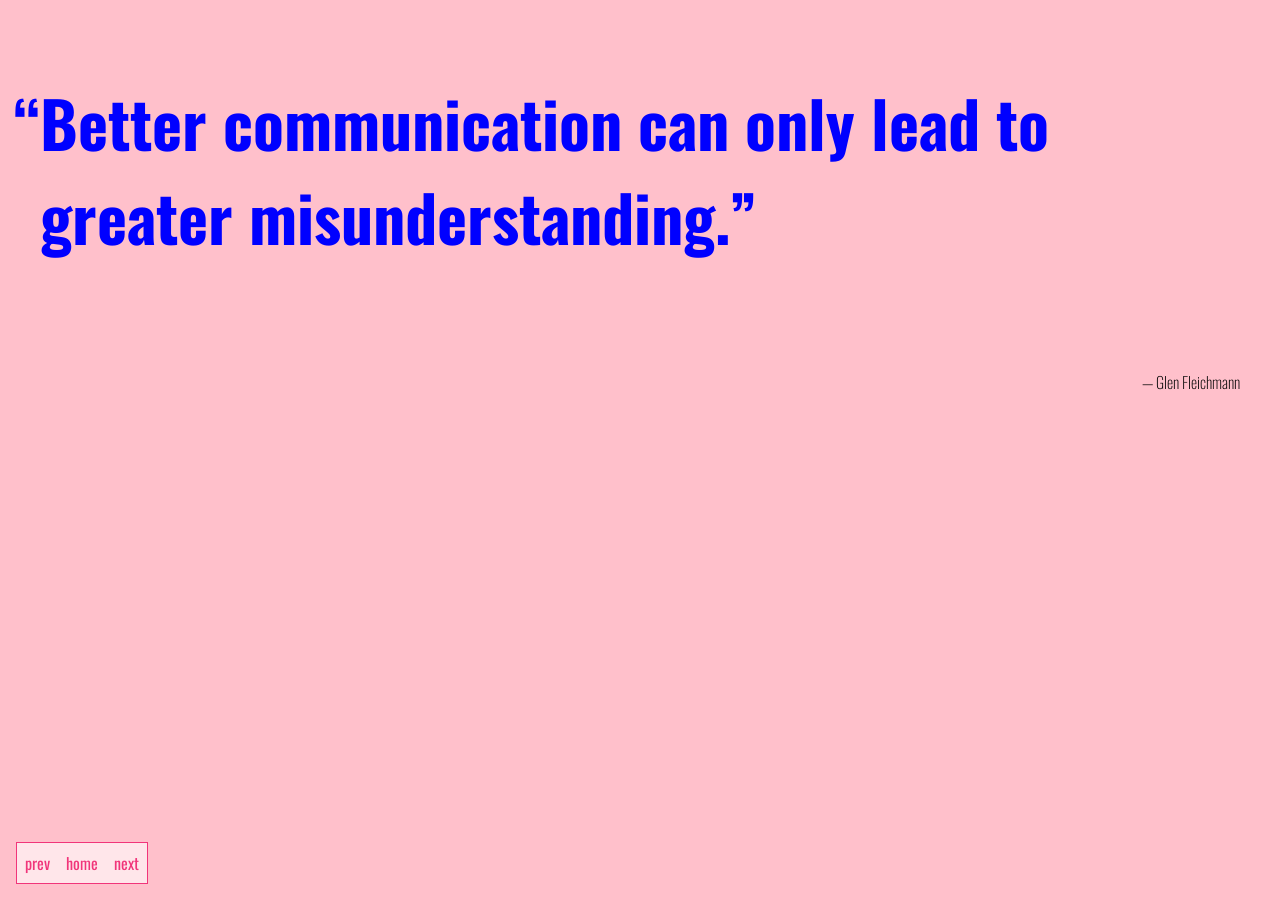
<file: citation-fleichmann.html>
<!DOCTYPE html>
<html lang="en">
<head>
    <meta charset="UTF-8">
    <meta name="viewport" content="width=device-width, initial-scale=1.0">
    <title>Document</title>

    <link rel="preconnect" href="https://fonts.googleapis.com">
    <link rel="preconnect" href="https://fonts.gstatic.com" crossorigin>
    <link href="https://fonts.googleapis.com/css2?family=Oswald:wght@200..700&display=swap" rel="stylesheet">

    <style>

        /* Typographie */

        body{ font-family: "Oswald", sans-serif; }
        
        h1 { 
            font-size: 5vw;
            padding: 2rem; 
            text-indent: -0.4em;
        }
        p { 
            font-weight: 200;
            text-align: right; 
            padding: 2rem;
        }

        /* Couleur */

        body { background: pink; }
        h1 { color: blue; }

    </style>
</head>
<body>

<h1>“Better communication can only lead to greater misunderstanding.”</h1>
<p>— Glen Fleichmann</p>

<!-- navigation -->
<link rel="stylesheet" href="nav.css">
<nav id="panel">
    <a href="citation-zappa.html">prev</a>
    <a href="index.html">home</a>
    <a href="citation-selecteur.html">next</a>
</nav>
<!-- navigation -->

</body>
</html>
</file>
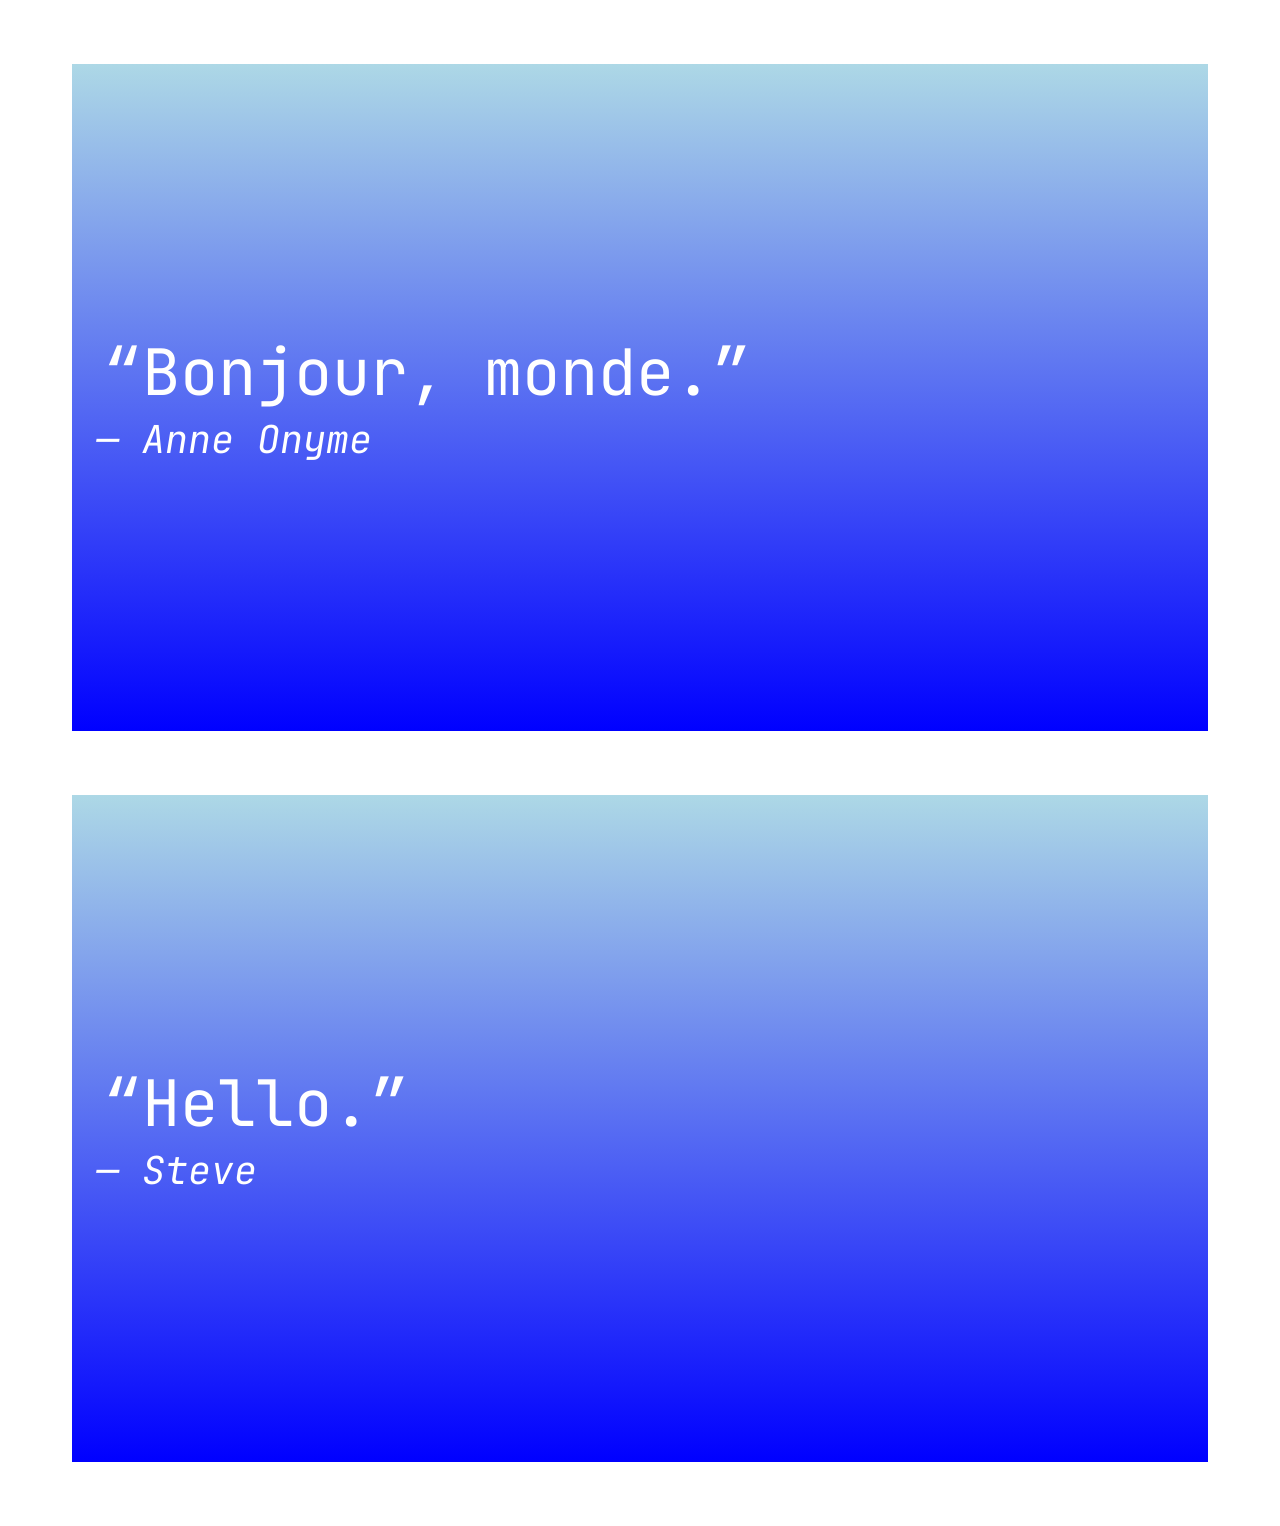
<file: citation-selecteur.html>
<!DOCTYPE html>
<html lang="en">
<head>
	<meta charset="UTF-8">
	<meta name="viewport" content="width=device-width, initial-scale=1.0">
	<title>Document</title>

	<link rel="preconnect" href="https://fonts.googleapis.com">
	<link rel="preconnect" href="https://fonts.gstatic.com" crossorigin>
	<link href="https://fonts.googleapis.com/css2?family=JetBrains+Mono:ital,wght@0,100..800;1,100..800&display=swap" rel="stylesheet">
	
	<style>
		body { font-family: "JetBrains Mono", monospace; }

		.quote { 
			font-size: 5vw; 
		}
		.source { 
			font-size: 3vw;
			font-style: italic; 
			text-indent: -0.2em;
		}
		/* .important { background: magenta; } */

		.citation { 
			margin: 4rem;
			padding: 2rem; 
			/* border: 1px solid lightblue; */
			/* border-radius: 1rem; */
			aspect-ratio: 16/9;
			background: linear-gradient(lightblue, blue);
			color: #FFF;
			align-content: center;
		}

		/* #machin { background: pink; } */

	</style>

</head>
<body>

	<div class="citation">
		<div class="quote">“Bonjour, monde.”</div>
		<div class="source important">— Anne Onyme</div>
	</div>

	<div class="citation" id="machin">
		<div class="quote">“Hello.”</div>
		<div class="source">— Steve</div>
	</div>
	

</body>
</html>
</file>
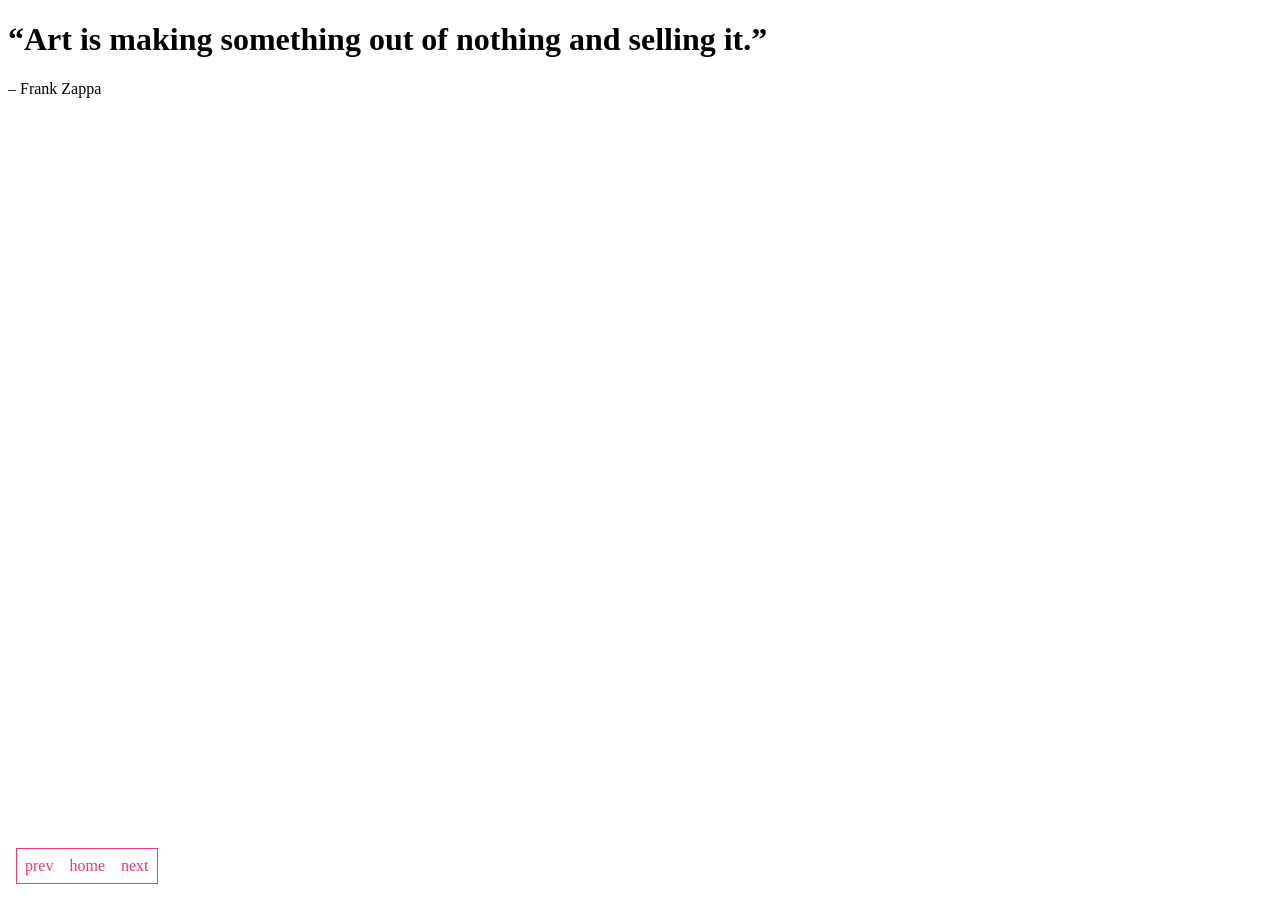
<file: citation-zappa.html>
<!DOCTYPE html>
<html lang="en">
<head>
    <meta charset="UTF-8">
    <meta name="viewport" content="width=device-width, initial-scale=1.0">
    <title>Zappa</title>
</head>
<body>

    <h1>“Art is making something out of nothing and selling it.”</h1>
    <p>– Frank Zappa</p>

<!-- navigation -->
<link rel="stylesheet" href="nav.css">
<nav id="panel">
    <a href="citation-selecteur.html">prev</a>
    <a href="index.html">home</a>
    <a href="citation-fleichmann.html">next</a>
</nav>
<!-- navigation -->

</body>
</html>
</file>
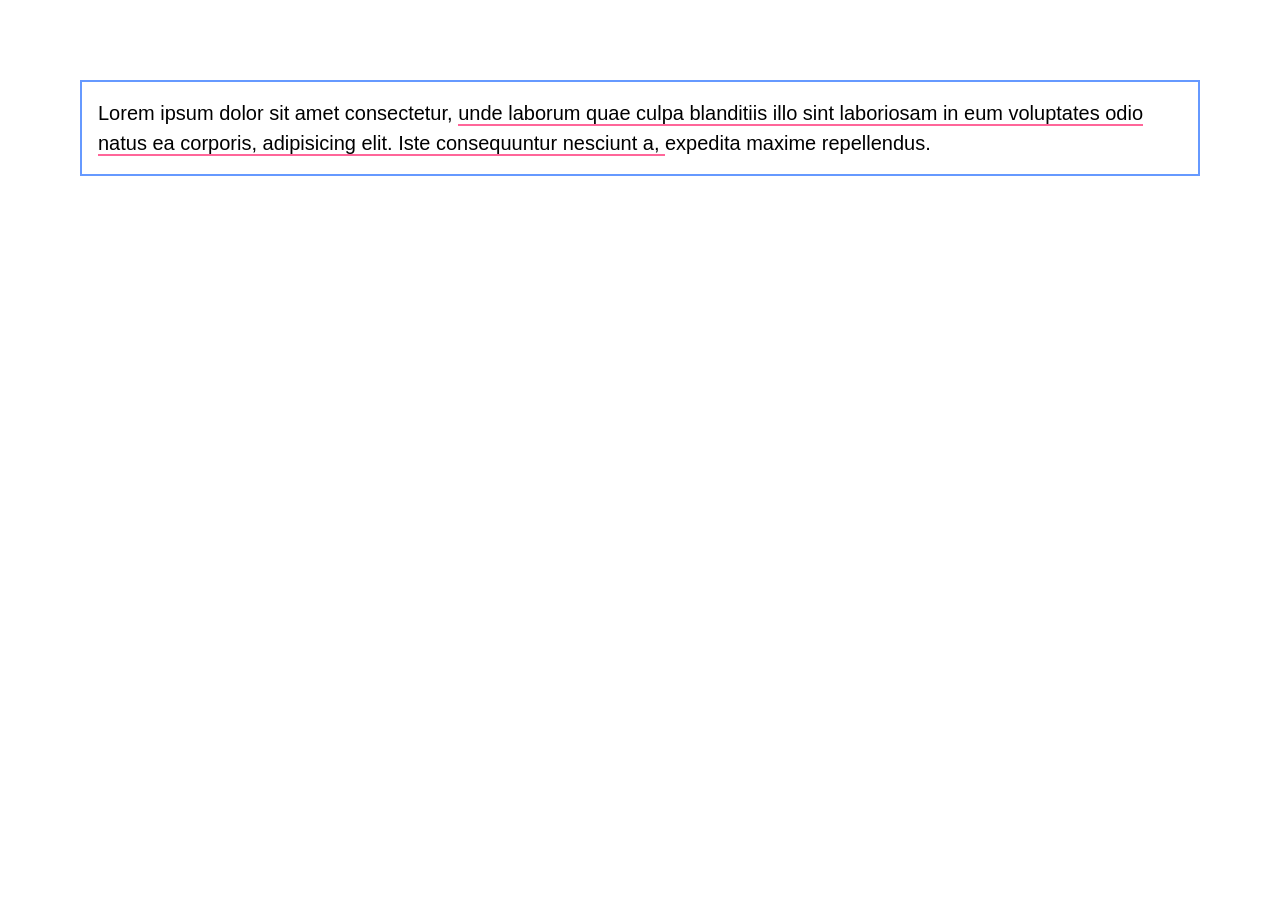
<file: inline-block.html>
<!DOCTYPE html>
<html lang="en">
<head>
	<meta charset="UTF-8">
	<meta name="viewport" content="width=device-width, initial-scale=1.0">
	<title>Inline & Block</title>

	<style>
		body{
			font-family: sans-serif;
			font-size: 20px;
			line-height: 150%;
			margin: 5rem;
		}
		div{
			border: 2px solid #69F;
			padding: 1rem;
		}
		span {
			border-bottom: 2px solid #F69;
		}
	</style>

</head>
<body>

	<div>
		Lorem ipsum dolor sit amet consectetur, 
		<span>
			unde laborum quae culpa blanditiis illo sint 
			laboriosam in eum voluptates odio natus ea corporis, 
			adipisicing elit. Iste consequuntur nesciunt a, 
		</span>
		expedita maxime repellendus.
	</div>
	
</body>
</html>
</file>
<file: nav.css>
nav#panel{
	border: 1px solid #F1357A;
	background: #FFF9;
	max-width: max-content;
	position: fixed;
	bottom:1rem;
	left:1rem;
	display: flex;
}
nav#panel a {
	color: inherit;
	color: #f1357A;
	text-decoration: none;
	padding: 0.5rem;
}
nav#panel a:hover{
	background: #f1357a;
	color: #FFF;
}
nav#panel a:visited{
	text-decoration: line-through;
}
</file>
